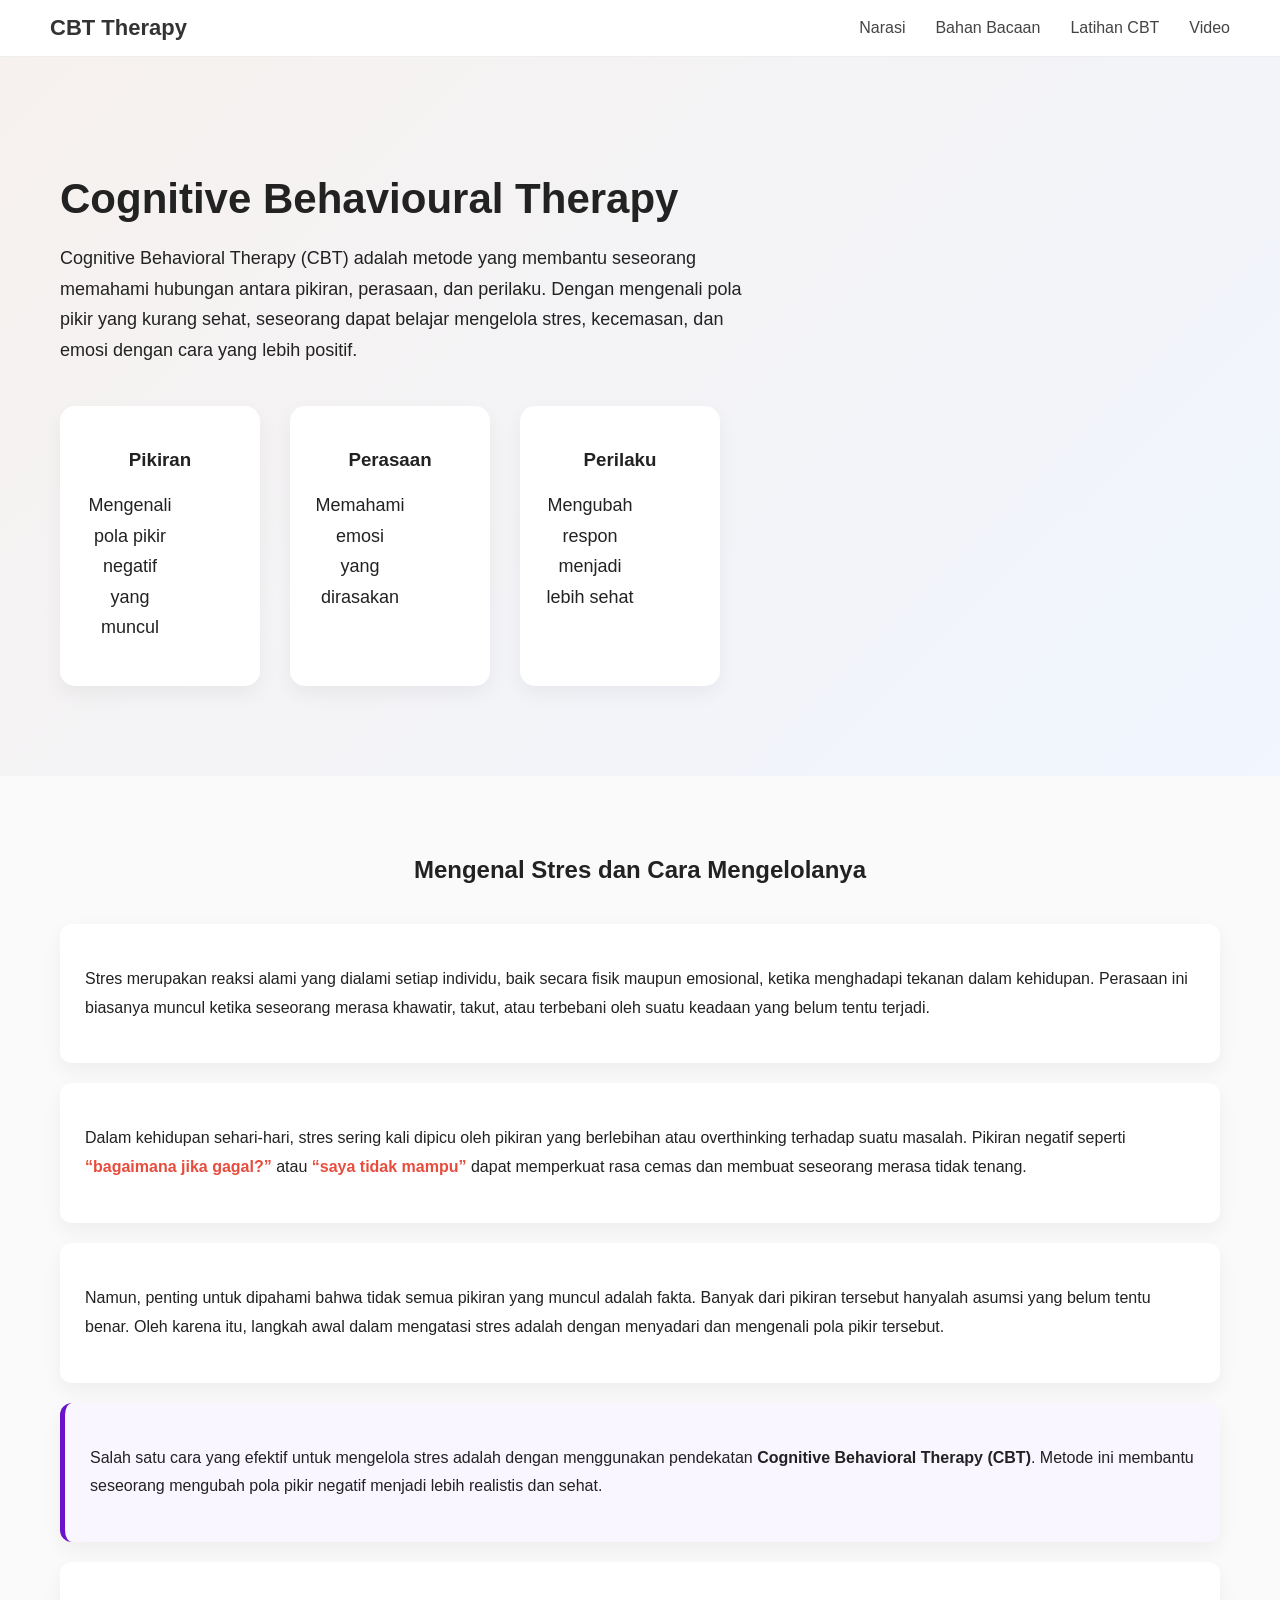
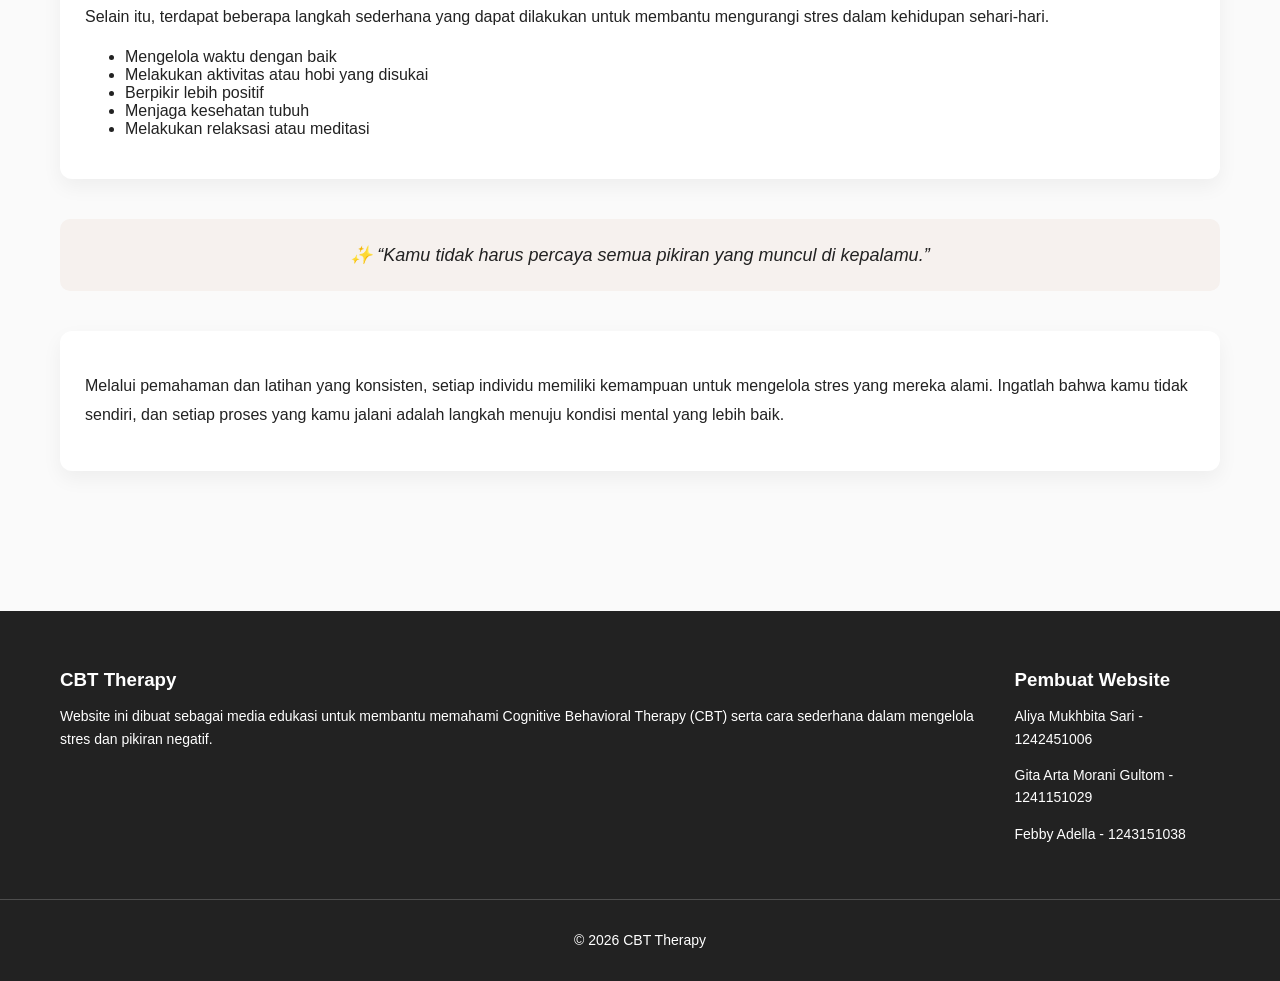
<file: index.html>
<!DOCTYPE html>
<html lang="id">
<head>
    <title>CBT Therapy</title>
    <link rel="stylesheet" href="style.css">
</head>
<body>

<nav>
    <h2>CBT Therapy</h2>
    <ul>
        <li><a href="index.html">Narasi</a></li>
        <li><a href="bacaan.html">Bahan Bacaan</a></li>
        <li><a href="cbt.html">Latihan CBT</a></li>
        <li><a href="video.html">Video</a></li>
    </ul>
</nav>

<div class="hero">
    <h1>Cognitive Behavioural Therapy</h1>
    <p>
    Cognitive Behavioral Therapy (CBT) adalah metode yang membantu seseorang memahami hubungan 
    antara pikiran, perasaan, dan perilaku. Dengan mengenali pola pikir yang kurang sehat, 
    seseorang dapat belajar mengelola stres, kecemasan, dan emosi dengan cara yang lebih positif.
    </p>

    <div class="info">
        <div class="card">
            <h3>Pikiran</h3>
            <p>Mengenali pola pikir negatif yang muncul</p>
        </div>

        <div class="card">
            <h3>Perasaan</h3>
            <p>Memahami emosi yang dirasakan</p>
        </div>

        <div class="card">
            <h3>Perilaku</h3>
            <p>Mengubah respon menjadi lebih sehat</p>
        </div>
    </div>
</div>

<div class="container">

<h2 class="title">Mengenal Stres dan Cara Mengelolanya</h2>

<div class="card-text">
<p>
Stres merupakan reaksi alami yang dialami setiap individu, baik secara fisik maupun emosional, 
ketika menghadapi tekanan dalam kehidupan. Perasaan ini biasanya muncul ketika seseorang merasa 
khawatir, takut, atau terbebani oleh suatu keadaan yang belum tentu terjadi.
</p>
</div>

<div class="card-text">
<p>
Dalam kehidupan sehari-hari, stres sering kali dipicu oleh pikiran yang berlebihan atau 
overthinking terhadap suatu masalah. Pikiran negatif seperti <span class="highlight">“bagaimana jika gagal?”</span> 
atau <span class="highlight">“saya tidak mampu”</span> dapat memperkuat rasa cemas dan membuat seseorang merasa tidak tenang.
</p>
</div>

<div class="card-text">
<p>
Namun, penting untuk dipahami bahwa tidak semua pikiran yang muncul adalah fakta. Banyak dari 
pikiran tersebut hanyalah asumsi yang belum tentu benar. Oleh karena itu, langkah awal dalam 
mengatasi stres adalah dengan menyadari dan mengenali pola pikir tersebut.
</p>
</div>

<div class="card-text special">
<p>
Salah satu cara yang efektif untuk mengelola stres adalah dengan menggunakan pendekatan 
<b>Cognitive Behavioral Therapy (CBT)</b>. Metode ini membantu seseorang mengubah pola pikir negatif 
menjadi lebih realistis dan sehat.
</p>
</div>

<div class="card-text">
<p>
Selain itu, terdapat beberapa langkah sederhana yang dapat dilakukan untuk membantu mengurangi 
stres dalam kehidupan sehari-hari.
</p>

<ul>
<li>Mengelola waktu dengan baik</li>
<li>Melakukan aktivitas atau hobi yang disukai</li>
<li>Berpikir lebih positif</li>
<li>Menjaga kesehatan tubuh</li>
<li>Melakukan relaksasi atau meditasi</li>
</ul>
</div>

<div class="quote">
✨ “Kamu tidak harus percaya semua pikiran yang muncul di kepalamu.”
</div>

<div class="card-text">
<p>
Melalui pemahaman dan latihan yang konsisten, setiap individu memiliki kemampuan untuk 
mengelola stres yang mereka alami. Ingatlah bahwa kamu tidak sendiri, dan setiap proses yang 
kamu jalani adalah langkah menuju kondisi mental yang lebih baik.
</p>
</div>

</div>
<footer class="footer">

    <div class="footer-content">

        <div class="footer-about">
            <h3>CBT Therapy</h3>
            <p>
            Website ini dibuat sebagai media edukasi untuk membantu memahami 
            Cognitive Behavioral Therapy (CBT) serta cara sederhana dalam 
            mengelola stres dan pikiran negatif.
            </p>
        </div>

        <div class="footer-team">
            <h3>Pembuat Website</h3>
            <p>Aliya Mukhbita Sari - 1242451006</p>
            <p>Gita Arta Morani Gultom - 1241151029</p>
            <p>Febby Adella - 1243151038</p>
        </div>

    </div>

    <div class="footer-bottom">
        <p>© 2026 CBT Therapy</p>
    </div>

</footer>
</body>
</html>
</file>
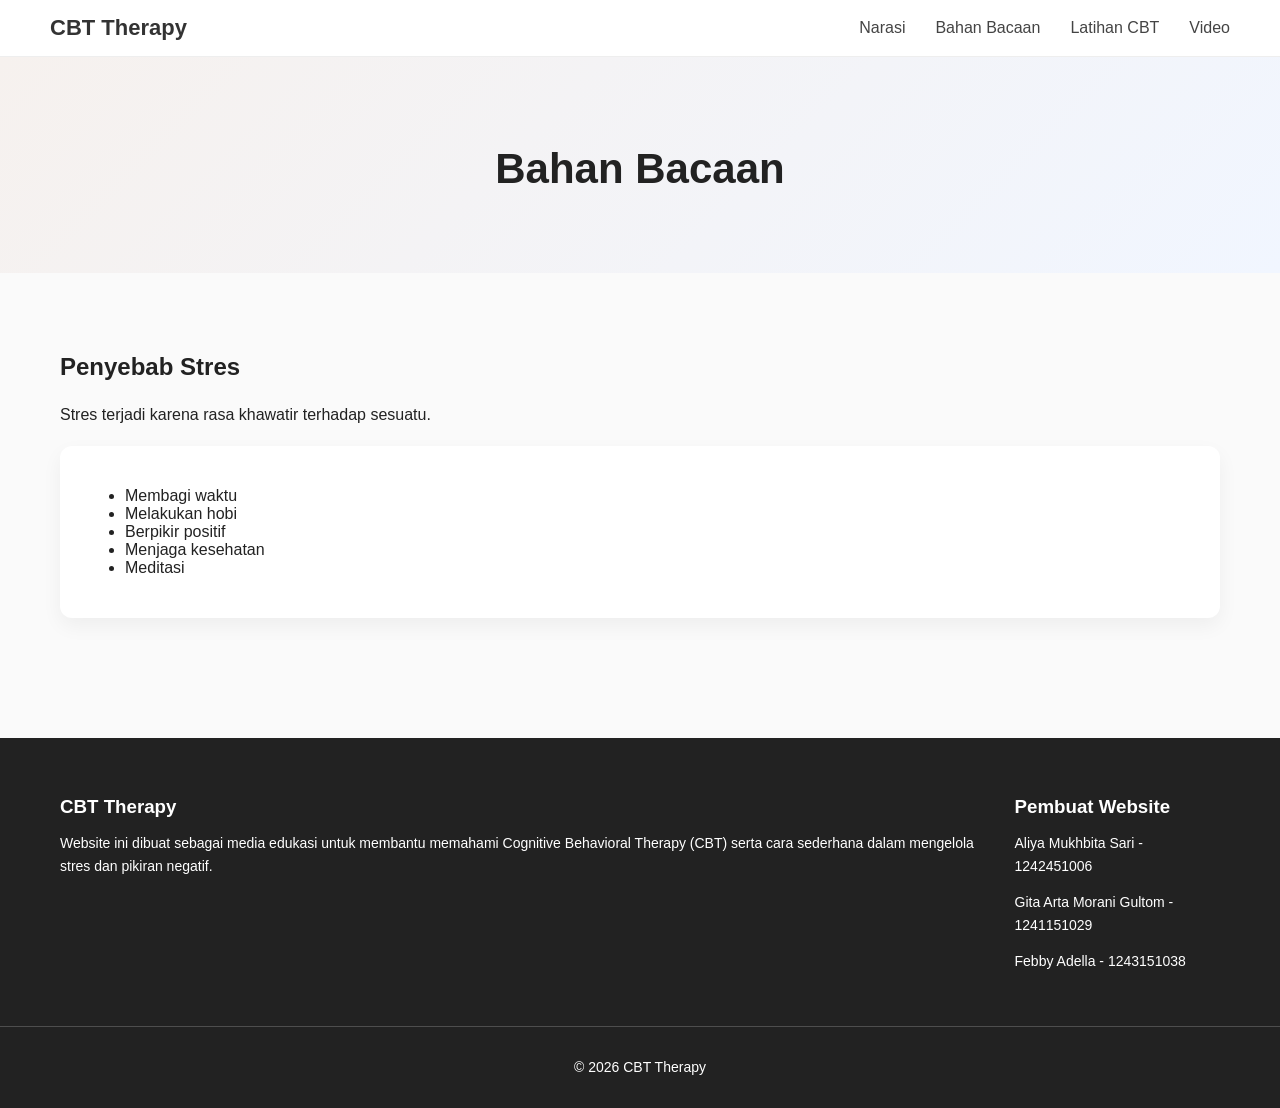
<file: bacaan.html>
<!DOCTYPE html>
<html>
<head>
    <title>Bahan Bacaan</title>
    <link rel="stylesheet" href="style.css">
</head>
<body>

<nav>
    <h2>CBT Therapy</h2>
    <ul>
        <li><a href="index.html">Narasi</a></li>
        <li><a href="bacaan.html">Bahan Bacaan</a></li>
        <li><a href="cbt.html">Latihan CBT</a></li>
        <li><a href="video.html">Video</a></li>
    </ul>
</nav>

<div class="hero small">
<h1>Bahan Bacaan</h1>
</div>

<div class="container">

<h2>Penyebab Stres</h2>
<p>Stres terjadi karena rasa khawatir terhadap sesuatu.</p>

<div class="list-box">
<ul>
<li>Membagi waktu</li>
<li>Melakukan hobi</li>
<li>Berpikir positif</li>
<li>Menjaga kesehatan</li>
<li>Meditasi</li>
</ul>
</div>

</div>
<footer class="footer">

    <div class="footer-content">

        <div class="footer-about">
            <h3>CBT Therapy</h3>
            <p>
            Website ini dibuat sebagai media edukasi untuk membantu memahami 
            Cognitive Behavioral Therapy (CBT) serta cara sederhana dalam 
            mengelola stres dan pikiran negatif.
            </p>
        </div>

        <div class="footer-team">
            <h3>Pembuat Website</h3>
            <p>Aliya Mukhbita Sari - 1242451006</p>
            <p>Gita Arta Morani Gultom - 1241151029</p>
            <p>Febby Adella - 1243151038</p>
        </div>

    </div>

    <div class="footer-bottom">
        <p>© 2026 CBT Therapy</p>
    </div>

</footer>
</body>
</html>
</file>
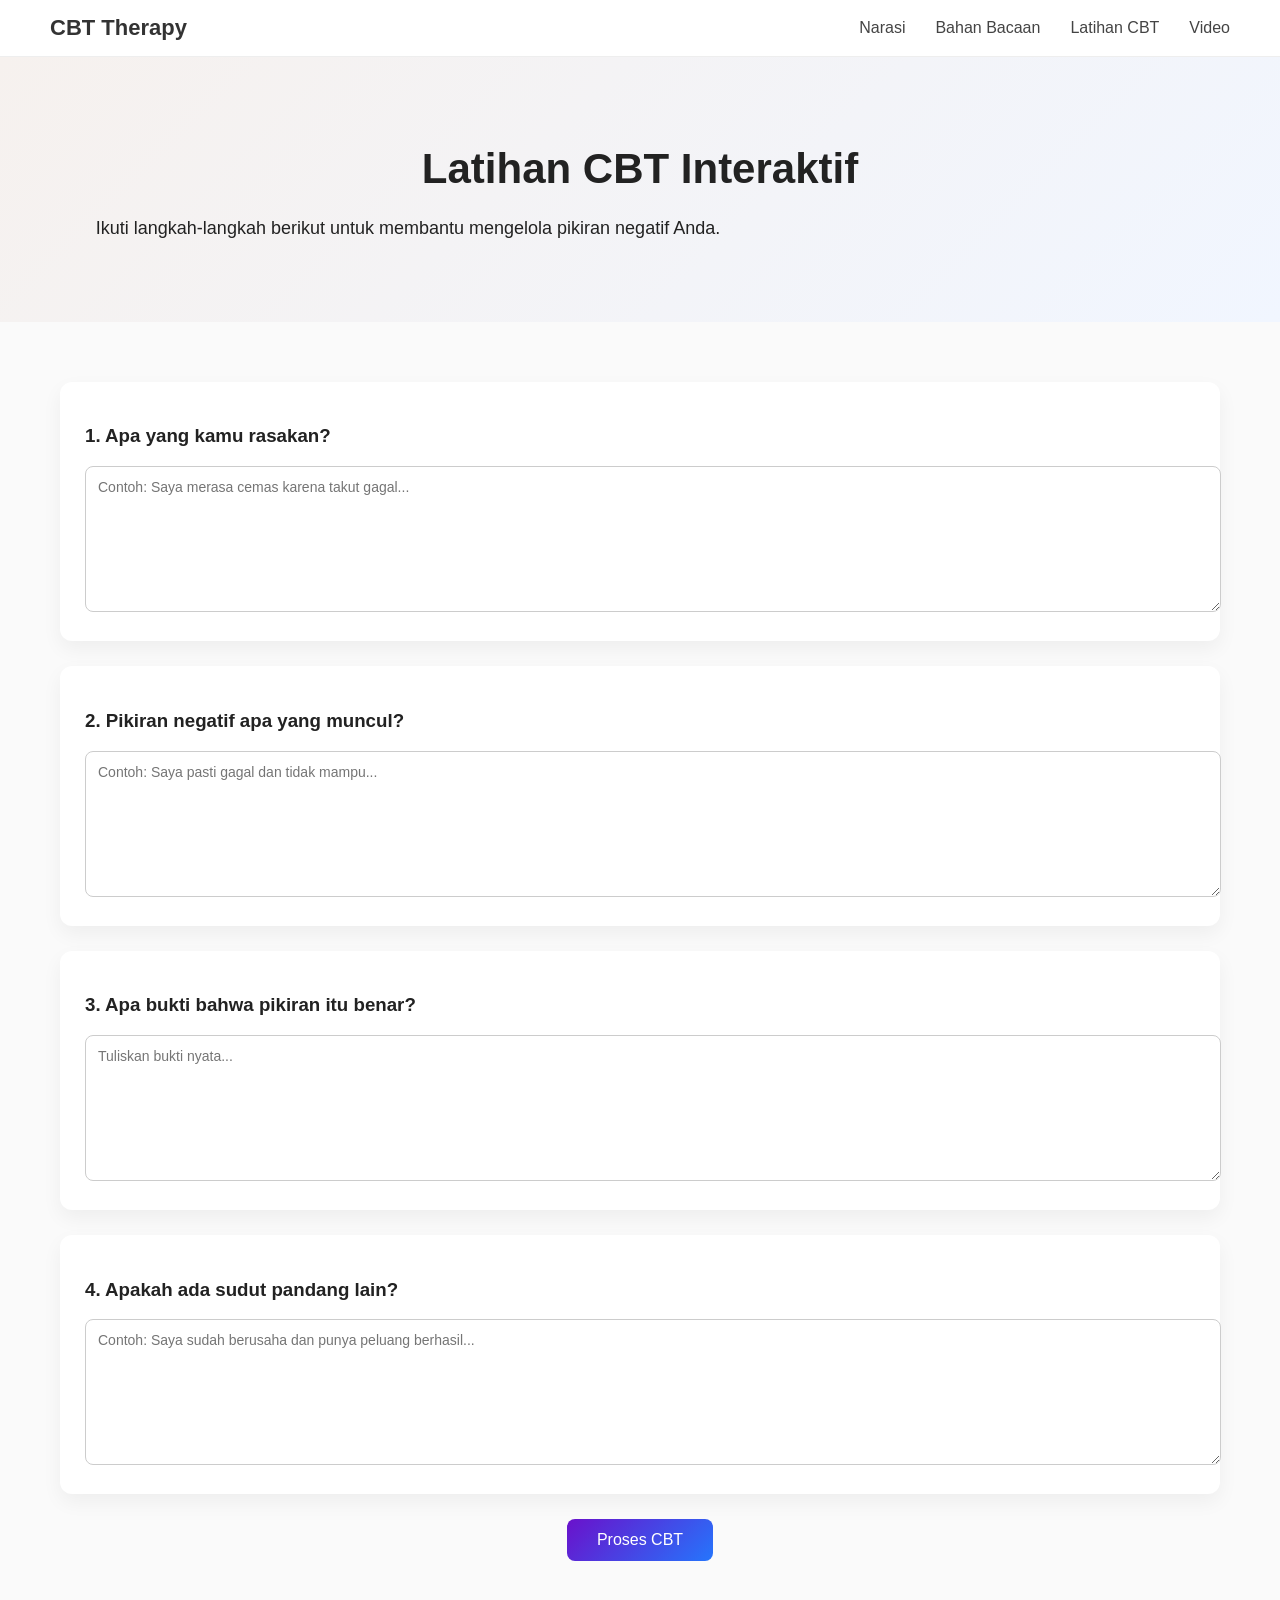
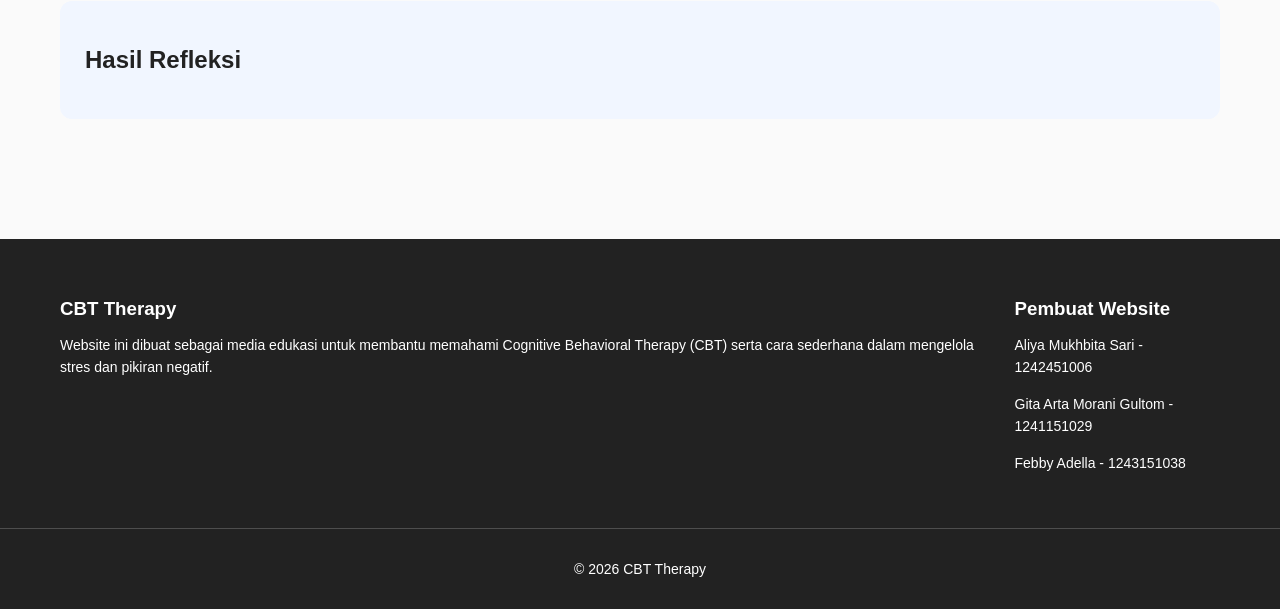
<file: cbt.html>
<!DOCTYPE html>
<html lang="id">
<head>
    <title>Latihan CBT</title>
    <link rel="stylesheet" href="style.css">
</head>
<body>

<nav>
    <h2>CBT Therapy</h2>
    <ul>
        <li><a href="index.html">Narasi</a></li>
        <li><a href="bacaan.html">Bahan Bacaan</a></li>
        <li><a href="cbt.html">Latihan CBT</a></li>
        <li><a href="video.html">Video</a></li>
    </ul>
</nav>

<div class="hero small">
    <h1>Latihan CBT Interaktif</h1>
    <p>Ikuti langkah-langkah berikut untuk membantu mengelola pikiran negatif Anda.</p>
</div>


<div class="container">

    <div class="step-box">
        <h3>1. Apa yang kamu rasakan?</h3>
        <textarea id="step1" placeholder="Contoh: Saya merasa cemas karena takut gagal..."></textarea>
    </div>
  
    <div class="step-box">
        <h3>2. Pikiran negatif apa yang muncul?</h3>
        <textarea id="step2" placeholder="Contoh: Saya pasti gagal dan tidak mampu..."></textarea>
    </div>

    <div class="step-box">
        <h3>3. Apa bukti bahwa pikiran itu benar?</h3>
        <textarea id="step3" placeholder="Tuliskan bukti nyata..."></textarea>
    </div>

    <div class="step-box">
        <h3>4. Apakah ada sudut pandang lain?</h3>
        <textarea id="step4" placeholder="Contoh: Saya sudah berusaha dan punya peluang berhasil..."></textarea>
    </div>

    <div style="text-align:center;">
        <button onclick="prosesCBT()">Proses CBT</button>
    </div>
    
    <div class="result-box">
        <h2>Hasil Refleksi</h2>
        <p id="output"></p>
    </div>

</div>

<script src="script.js"></script>
<footer class="footer">

    <div class="footer-content">

        <div class="footer-about">
            <h3>CBT Therapy</h3>
            <p>
            Website ini dibuat sebagai media edukasi untuk membantu memahami 
            Cognitive Behavioral Therapy (CBT) serta cara sederhana dalam 
            mengelola stres dan pikiran negatif.
            </p>
        </div>

        <div class="footer-team">
            <h3>Pembuat Website</h3>
            <p>Aliya Mukhbita Sari - 1242451006</p>
            <p>Gita Arta Morani Gultom - 1241151029</p>
            <p>Febby Adella - 1243151038</p>
        </div>

    </div>

    <div class="footer-bottom">
        <p>© 2026 CBT Therapy</p>
    </div>

</footer>
</body>
</html>
</file>
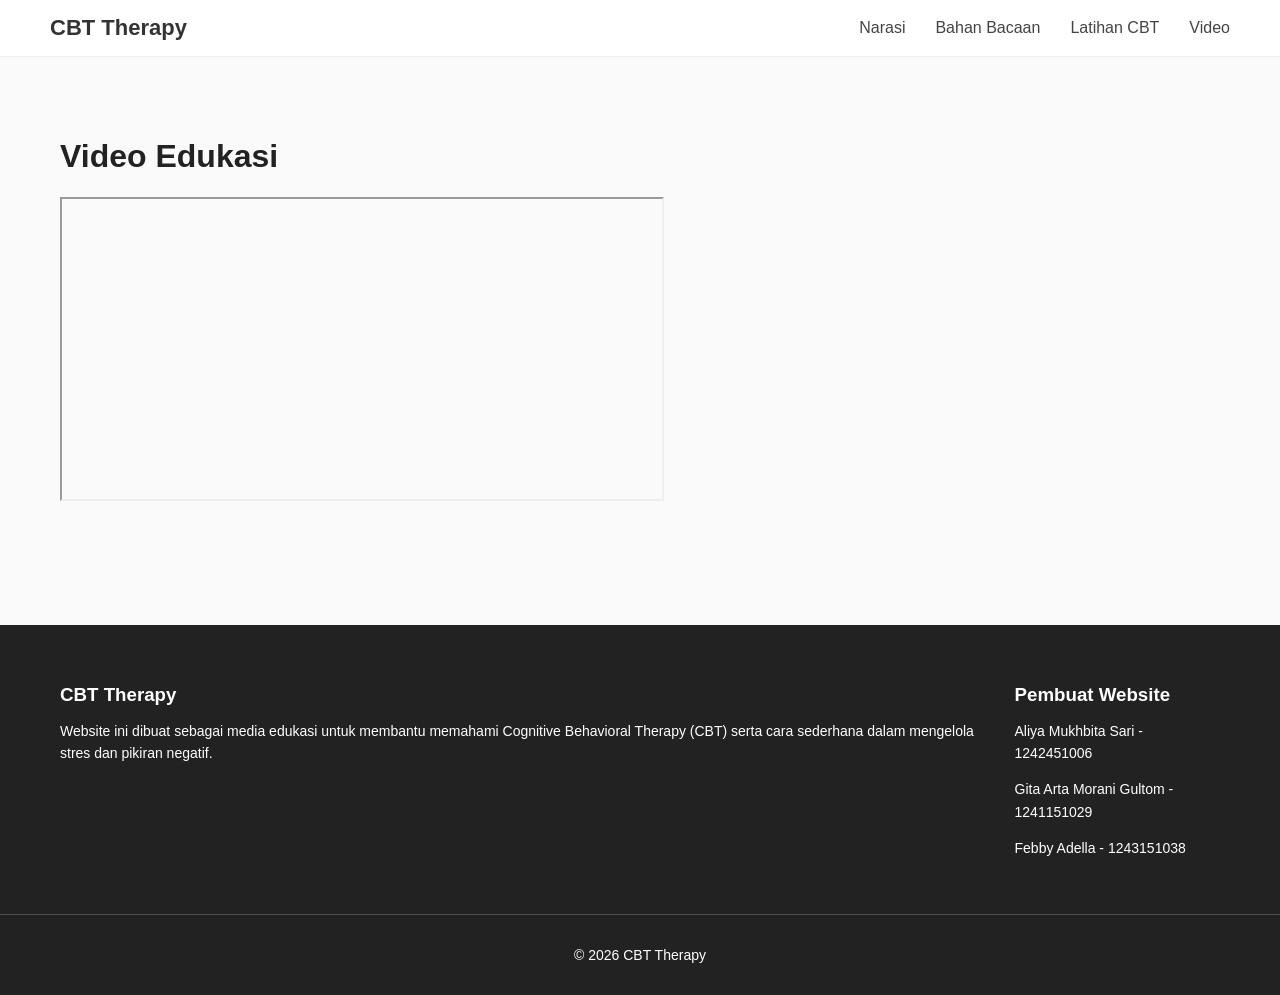
<file: video.html>
<!DOCTYPE html>
<html>
<head>
<title>Video</title>
<link rel="stylesheet" href="style.css">
</head>
<body>

<nav>
    <h2>CBT Therapy</h2>
    <ul>
        <li><a href="index.html">Narasi</a></li>
        <li><a href="bacaan.html">Bahan Bacaan</a></li>
        <li><a href="cbt.html">Latihan CBT</a></li>
        <li><a href="video.html">Video</a></li>
    </ul>
</nav>

<div class="container">
<h1>Video Edukasi</h1>

<iframe width="600" height="300"
src="https://www.youtube.com/embed/qIj9B_dNW2o">
</iframe>

</div>
<footer class="footer">

    <div class="footer-content">

        <div class="footer-about">
            <h3>CBT Therapy</h3>
            <p>
            Website ini dibuat sebagai media edukasi untuk membantu memahami 
            Cognitive Behavioral Therapy (CBT) serta cara sederhana dalam 
            mengelola stres dan pikiran negatif.
            </p>
        </div>

        <div class="footer-team">
            <h3>Pembuat Website</h3>
            <p>Aliya Mukhbita Sari - 1242451006</p>
            <p>Gita Arta Morani Gultom - 1241151029</p>
            <p>Febby Adella - 1243151038</p>
        </div>

    </div>

    <div class="footer-bottom">
        <p>© 2026 CBT Therapy</p>
    </div>

</footer>
</body>
</html>
</file>
<file: style.css>
body {
    font-family: 'Segoe UI', sans-serif;
    margin: 0;
    background: #fafafa;
    color: #222;
}

nav {
    background: white;
    border-bottom: 1px solid #eee;
    padding: 15px 50px;
    display: flex;
    justify-content: space-between;
    align-items: center;
    position: sticky;
    top: 0;
}

nav h2 {
    margin: 0;
    font-size: 22px;
    color: #333;
}

nav ul {
    list-style: none;
    display: flex;
    gap: 30px;
    margin: 0;
}

nav a {
    text-decoration: none;
    color: #444;
    font-weight: 500;
    transition: 0.3s;
}

nav a:hover {
    color: #6a11cb;
}

.hero {
    background: linear-gradient(135deg,#f6f1ee,#f1f6ff);
    padding: 90px 60px;
}

.hero.small{
    padding:60px;
    text-align:center;
}

.hero h1 {
    font-size: 42px;
    margin-bottom: 20px;
}

.hero p {
    font-size: 18px;
    width: 60%;
    line-height: 1.7;
}

.info {
    display: flex;
    gap: 30px;
    margin-top: 40px;
}

.card {
    background: white;
    padding: 25px;
    border-radius: 15px;
    box-shadow: 0 8px 20px rgba(0,0,0,0.05);
    text-align: center;
    width: 150px;
    transition: 0.3s;
}

.card:hover {
    transform: translateY(-8px);
}

.container {
    padding: 60px;
}

p {
    line-height: 1.8;
}

button {
    background: linear-gradient(135deg,#6a11cb,#2575fc);
    color: white;
    padding: 12px 30px;
    border: none;
    border-radius: 8px;
    cursor: pointer;
    font-size: 16px;
    transition: 0.3s;
}

button:hover {
    transform: scale(1.05);
}

textarea {
    width: 100%;
    height: 120px;
    padding: 12px;
    border-radius: 8px;
    border: 1px solid #ccc;
    font-family: inherit;
    font-size: 14px;
}


.title {
    text-align: center;
    margin-bottom: 40px;
}

.card-text {
    background: white;
    padding: 25px;
    margin-bottom: 20px;
    border-radius: 12px;
    box-shadow: 0 8px 20px rgba(0,0,0,0.05);
    transition: 0.3s;
}

.card-text:hover {
    transform: translateY(-5px);
}

.highlight {
    color: #e74c3c;
    font-weight: bold;
}

.special {
    border-left: 5px solid #6a11cb;
    background: #f9f6ff;
}


.quote {
    margin: 40px 0;
    padding: 25px;
    text-align: center;
    font-style: italic;
    background: #f6f1ee;
    border-radius: 10px;
    font-size: 18px;
}


.list-box {
    background: white;
    padding: 25px;
    border-radius: 12px;
    box-shadow: 0 8px 20px rgba(0,0,0,0.05);
}

.step-box {
    background: white;
    padding: 25px;
    margin-bottom: 25px;
    border-radius: 12px;
    box-shadow: 0 8px 20px rgba(0,0,0,0.05);
}

.result-box {
    margin-top: 40px;
    background: #f1f6ff;
    padding: 25px;
    border-radius: 12px;
}

.footer{
    background:#222;
    color:white;
    margin-top:60px;
}

.footer-content{
    display:flex;
    justify-content:space-between;
    padding:40px 60px;
    gap:40px;
}

.footer h3{
    margin-bottom:10px;
}

.footer p{
    font-size:14px;
    line-height:1.6;
}

.footer-bottom{
    text-align:center;
    padding:15px;
    border-top:1px solid rgba(255,255,255,0.2);
    font-size:13px;
}
</file>
